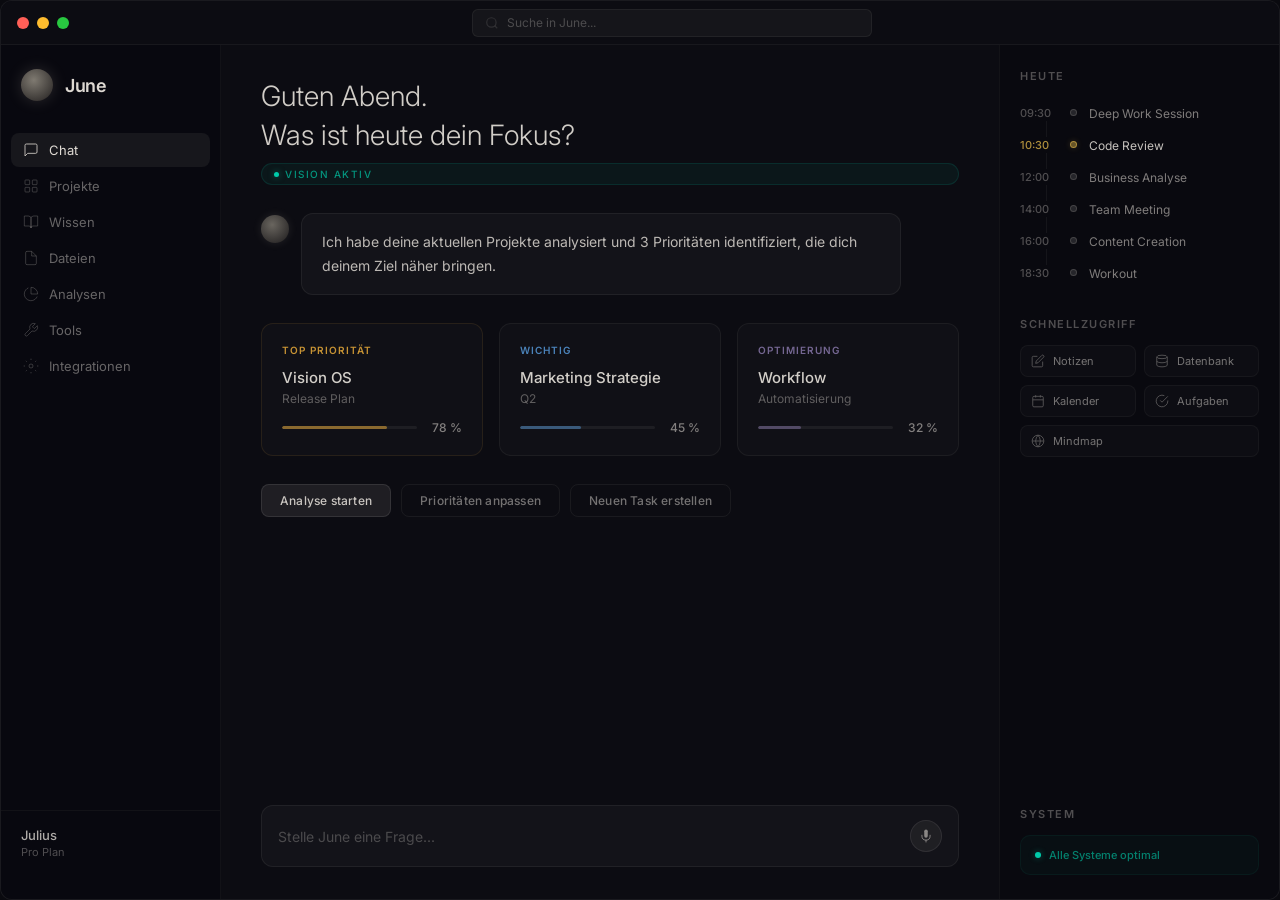
<file: frontend/june-pc.html>
<!DOCTYPE html>
<html lang="de">
<head>
    <meta charset="UTF-8">
    <meta name="viewport" content="width=device-width, initial-scale=1.0">
    <title>June — PC Interface</title>
    <style>
        @import url('https://fonts.googleapis.com/css2?family=Inter:wght@300;400;500;600&display=swap');

        * { margin: 0; padding: 0; box-sizing: border-box; }

        body {
            background: #0a0a0f;
            color: #e8e4dc;
            font-family: 'Inter', -apple-system, BlinkMacSystemFont, sans-serif;
            height: 100vh;
            overflow: hidden;
        }

        /* --- Window Chrome --- */
        .window-frame {
            height: 100vh;
            display: flex;
            flex-direction: column;
            border: 1px solid rgba(245, 240, 232, 0.06);
            border-radius: 12px;
            overflow: hidden;
            background: #0c0c12;
        }

        .title-bar {
            height: 44px;
            background: rgba(12, 12, 18, 0.95);
            border-bottom: 1px solid rgba(245, 240, 232, 0.05);
            display: flex;
            align-items: center;
            padding: 0 16px;
            gap: 12px;
            flex-shrink: 0;
            -webkit-app-region: drag;
        }

        .window-controls {
            display: flex;
            gap: 8px;
        }

        .window-controls span {
            width: 12px;
            height: 12px;
            border-radius: 50%;
            display: block;
        }

        .wc-close { background: #ff5f57; }
        .wc-minimize { background: #febc2e; }
        .wc-maximize { background: #28c840; }

        .title-bar .search-bar {
            flex: 1;
            max-width: 400px;
            margin: 0 auto;
            height: 28px;
            background: rgba(245, 240, 232, 0.04);
            border: 1px solid rgba(245, 240, 232, 0.06);
            border-radius: 6px;
            display: flex;
            align-items: center;
            padding: 0 12px;
            gap: 8px;
        }

        .search-bar svg {
            width: 14px;
            height: 14px;
            opacity: 0.3;
        }

        .search-bar input {
            flex: 1;
            background: none;
            border: none;
            outline: none;
            color: rgba(245, 240, 232, 0.5);
            font-size: 12px;
            font-family: inherit;
        }

        .search-bar input::placeholder { color: rgba(245, 240, 232, 0.25); }

        /* --- Main Layout --- */
        .main-layout {
            flex: 1;
            display: grid;
            grid-template-columns: 220px 1fr 280px;
            overflow: hidden;
        }

        /* --- Sidebar --- */
        .sidebar {
            background: rgba(8, 8, 14, 0.8);
            border-right: 1px solid rgba(245, 240, 232, 0.04);
            display: flex;
            flex-direction: column;
            padding: 24px 0;
        }

        .sidebar-logo {
            display: flex;
            align-items: center;
            gap: 12px;
            padding: 0 20px;
            margin-bottom: 32px;
        }

        .june-orb {
            width: 32px;
            height: 32px;
            border-radius: 50%;
            background: radial-gradient(circle at 40% 35%, rgba(245, 235, 210, 0.5), rgba(180, 160, 120, 0.15));
            box-shadow: 0 0 16px rgba(245, 235, 210, 0.15);
        }

        .sidebar-logo span {
            font-size: 18px;
            font-weight: 600;
            color: rgba(245, 240, 232, 0.9);
            letter-spacing: -0.3px;
        }

        .sidebar-nav {
            list-style: none;
            display: flex;
            flex-direction: column;
            gap: 2px;
            padding: 0 10px;
            flex: 1;
        }

        .sidebar-nav li {
            display: flex;
            align-items: center;
            gap: 10px;
            padding: 9px 12px;
            border-radius: 8px;
            font-size: 13px;
            font-weight: 400;
            color: rgba(245, 240, 232, 0.4);
            cursor: pointer;
            transition: all 0.2s ease;
        }

        .sidebar-nav li:hover {
            color: rgba(245, 240, 232, 0.7);
            background: rgba(245, 240, 232, 0.04);
        }

        .sidebar-nav li.active {
            color: rgba(245, 240, 232, 0.9);
            background: rgba(245, 240, 232, 0.06);
        }

        .sidebar-nav li svg {
            width: 16px;
            height: 16px;
            opacity: 0.5;
            flex-shrink: 0;
        }

        .sidebar-nav li.active svg { opacity: 0.8; }

        .sidebar-user {
            padding: 16px 20px;
            border-top: 1px solid rgba(245, 240, 232, 0.04);
            margin-top: auto;
        }

        .sidebar-user .user-name {
            font-size: 13px;
            font-weight: 500;
            color: rgba(245, 240, 232, 0.7);
        }

        .sidebar-user .user-plan {
            font-size: 11px;
            color: rgba(245, 240, 232, 0.3);
            margin-top: 2px;
        }

        /* --- Main Workspace --- */
        .workspace {
            display: flex;
            flex-direction: column;
            padding: 32px 40px;
            overflow-y: auto;
            scrollbar-width: thin;
            scrollbar-color: rgba(245, 240, 232, 0.08) transparent;
        }

        .workspace-header {
            margin-bottom: 8px;
        }

        .workspace-header h2 {
            font-size: 28px;
            font-weight: 300;
            color: rgba(245, 240, 232, 0.85);
            line-height: 1.4;
        }

        .vision-badge {
            display: inline-flex;
            align-items: center;
            gap: 6px;
            padding: 4px 12px;
            border-radius: 20px;
            background: rgba(0, 204, 170, 0.06);
            border: 1px solid rgba(0, 204, 170, 0.12);
            margin-bottom: 28px;
        }

        .vision-badge .dot {
            width: 5px;
            height: 5px;
            border-radius: 50%;
            background: #00ccaa;
            box-shadow: 0 0 6px rgba(0, 204, 170, 0.5);
            animation: blink 2s ease-in-out infinite;
        }

        @keyframes blink {
            0%, 100% { opacity: 1; }
            50% { opacity: 0.4; }
        }

        .vision-badge span {
            font-size: 10px;
            font-weight: 500;
            letter-spacing: 1.5px;
            text-transform: uppercase;
            color: rgba(0, 204, 170, 0.7);
        }

        /* Chat area */
        .chat-area {
            flex: 1;
            display: flex;
            flex-direction: column;
            gap: 24px;
        }

        .june-message {
            display: flex;
            gap: 12px;
            align-items: flex-start;
        }

        .june-avatar {
            width: 28px;
            height: 28px;
            border-radius: 50%;
            background: radial-gradient(circle at 40% 35%, rgba(245, 235, 210, 0.4), rgba(180, 160, 120, 0.1));
            box-shadow: 0 0 10px rgba(245, 235, 210, 0.1);
            flex-shrink: 0;
            margin-top: 2px;
        }

        .june-message .message-bubble {
            background: rgba(245, 240, 232, 0.03);
            border: 1px solid rgba(245, 240, 232, 0.06);
            border-radius: 12px;
            padding: 16px 20px;
            font-size: 14px;
            line-height: 1.7;
            color: rgba(245, 240, 232, 0.75);
            max-width: 600px;
        }

        /* Priority Cards */
        .priority-cards {
            display: grid;
            grid-template-columns: repeat(3, 1fr);
            gap: 16px;
            margin-top: 4px;
        }

        .priority-card {
            background: rgba(245, 240, 232, 0.02);
            border: 1px solid rgba(245, 240, 232, 0.05);
            border-radius: 12px;
            padding: 20px;
            transition: all 0.3s ease;
            cursor: pointer;
        }

        .priority-card:hover {
            background: rgba(245, 240, 232, 0.04);
            border-color: rgba(245, 240, 232, 0.08);
            transform: translateY(-2px);
        }

        .priority-card .card-tag {
            font-size: 10px;
            font-weight: 600;
            letter-spacing: 1px;
            text-transform: uppercase;
            margin-bottom: 12px;
        }

        .priority-card:nth-child(1) .card-tag { color: rgba(245, 180, 60, 0.8); }
        .priority-card:nth-child(2) .card-tag { color: rgba(100, 180, 255, 0.7); }
        .priority-card:nth-child(3) .card-tag { color: rgba(160, 140, 200, 0.7); }

        .priority-card:nth-child(1) { border-color: rgba(245, 180, 60, 0.1); }

        .priority-card .card-title {
            font-size: 15px;
            font-weight: 500;
            color: rgba(245, 240, 232, 0.85);
            margin-bottom: 4px;
        }

        .priority-card .card-subtitle {
            font-size: 12px;
            color: rgba(245, 240, 232, 0.35);
            margin-bottom: 14px;
        }

        .priority-card .card-progress {
            display: flex;
            align-items: center;
            gap: 10px;
        }

        .priority-card .progress-track {
            flex: 1;
            height: 3px;
            background: rgba(245, 240, 232, 0.06);
            border-radius: 2px;
            overflow: hidden;
        }

        .priority-card .progress-fill {
            height: 100%;
            border-radius: 2px;
            transition: width 0.8s ease;
        }

        .priority-card:nth-child(1) .progress-fill { background: rgba(245, 180, 60, 0.5); }
        .priority-card:nth-child(2) .progress-fill { background: rgba(100, 180, 255, 0.4); }
        .priority-card:nth-child(3) .progress-fill { background: rgba(160, 140, 200, 0.4); }

        .priority-card .progress-pct {
            font-size: 12px;
            font-weight: 500;
            color: rgba(245, 240, 232, 0.5);
            min-width: 35px;
            text-align: right;
        }

        /* Action Buttons */
        .action-buttons {
            display: flex;
            gap: 10px;
            margin-top: 4px;
        }

        .action-btn {
            padding: 8px 18px;
            border-radius: 8px;
            font-size: 12px;
            font-weight: 500;
            cursor: pointer;
            transition: all 0.2s ease;
            letter-spacing: 0.2px;
            font-family: inherit;
        }

        .action-btn.primary {
            background: rgba(245, 240, 232, 0.08);
            border: 1px solid rgba(245, 240, 232, 0.1);
            color: rgba(245, 240, 232, 0.8);
        }

        .action-btn.primary:hover {
            background: rgba(245, 240, 232, 0.12);
            color: rgba(245, 240, 232, 0.95);
        }

        .action-btn.secondary {
            background: transparent;
            border: 1px solid rgba(245, 240, 232, 0.06);
            color: rgba(245, 240, 232, 0.45);
        }

        .action-btn.secondary:hover {
            background: rgba(245, 240, 232, 0.04);
            color: rgba(245, 240, 232, 0.7);
        }

        /* Chat Input */
        .chat-input-wrapper {
            margin-top: auto;
            padding-top: 24px;
        }

        .chat-input {
            display: flex;
            align-items: center;
            background: rgba(245, 240, 232, 0.03);
            border: 1px solid rgba(245, 240, 232, 0.06);
            border-radius: 12px;
            padding: 14px 16px;
            gap: 12px;
            transition: border-color 0.2s ease;
        }

        .chat-input:focus-within {
            border-color: rgba(245, 240, 232, 0.12);
        }

        .chat-input input {
            flex: 1;
            background: none;
            border: none;
            outline: none;
            color: rgba(245, 240, 232, 0.85);
            font-size: 14px;
            font-family: inherit;
        }

        .chat-input input::placeholder {
            color: rgba(245, 240, 232, 0.25);
        }

        .mic-btn {
            width: 32px;
            height: 32px;
            border-radius: 50%;
            background: rgba(245, 240, 232, 0.05);
            border: 1px solid rgba(245, 240, 232, 0.08);
            display: flex;
            align-items: center;
            justify-content: center;
            cursor: pointer;
            transition: all 0.2s ease;
            flex-shrink: 0;
        }

        .mic-btn:hover {
            background: rgba(245, 240, 232, 0.1);
        }

        .mic-btn svg {
            width: 14px;
            height: 14px;
            fill: rgba(245, 240, 232, 0.5);
        }

        /* --- Right Rail --- */
        .right-rail {
            background: rgba(8, 8, 14, 0.6);
            border-left: 1px solid rgba(245, 240, 232, 0.04);
            padding: 24px 20px;
            display: flex;
            flex-direction: column;
            gap: 28px;
            overflow-y: auto;
            scrollbar-width: thin;
            scrollbar-color: rgba(245, 240, 232, 0.08) transparent;
        }

        .rail-section-title {
            font-size: 11px;
            font-weight: 600;
            letter-spacing: 1.5px;
            text-transform: uppercase;
            color: rgba(245, 240, 232, 0.3);
            margin-bottom: 14px;
        }

        /* Timeline */
        .timeline {
            display: flex;
            flex-direction: column;
            gap: 0;
        }

        .timeline-item {
            display: flex;
            gap: 12px;
            padding: 8px 0;
            position: relative;
        }

        .timeline-item::before {
            content: '';
            position: absolute;
            left: 26px;
            top: 24px;
            bottom: -8px;
            width: 1px;
            background: rgba(245, 240, 232, 0.05);
        }

        .timeline-item:last-child::before { display: none; }

        .timeline-time {
            font-size: 11px;
            font-weight: 500;
            color: rgba(245, 240, 232, 0.3);
            min-width: 38px;
            padding-top: 1px;
        }

        .timeline-dot {
            width: 7px;
            height: 7px;
            border-radius: 50%;
            background: rgba(245, 240, 232, 0.12);
            border: 1px solid rgba(245, 240, 232, 0.15);
            margin-top: 4px;
            flex-shrink: 0;
            z-index: 1;
        }

        .timeline-item.active .timeline-dot {
            background: rgba(245, 200, 80, 0.4);
            border-color: rgba(245, 200, 80, 0.5);
            box-shadow: 0 0 6px rgba(245, 200, 80, 0.2);
        }

        .timeline-item.active .timeline-time { color: rgba(245, 200, 80, 0.7); }

        .timeline-label {
            font-size: 12px;
            color: rgba(245, 240, 232, 0.5);
            padding-top: 1px;
        }

        .timeline-item.active .timeline-label { color: rgba(245, 240, 232, 0.8); }

        /* Quick Access */
        .quick-access {
            display: grid;
            grid-template-columns: 1fr 1fr;
            gap: 8px;
        }

        .quick-item {
            display: flex;
            align-items: center;
            gap: 8px;
            padding: 8px 10px;
            border-radius: 8px;
            background: rgba(245, 240, 232, 0.02);
            border: 1px solid rgba(245, 240, 232, 0.04);
            cursor: pointer;
            transition: all 0.2s ease;
        }

        .quick-item:hover {
            background: rgba(245, 240, 232, 0.05);
            border-color: rgba(245, 240, 232, 0.08);
        }

        .quick-item svg {
            width: 14px;
            height: 14px;
            opacity: 0.35;
        }

        .quick-item span {
            font-size: 11px;
            color: rgba(245, 240, 232, 0.45);
        }

        /* System Status */
        .system-status {
            display: flex;
            align-items: center;
            gap: 8px;
            padding: 12px 14px;
            border-radius: 10px;
            background: rgba(0, 204, 170, 0.03);
            border: 1px solid rgba(0, 204, 170, 0.06);
        }

        .system-status .status-dot {
            width: 6px;
            height: 6px;
            border-radius: 50%;
            background: #00ccaa;
            box-shadow: 0 0 6px rgba(0, 204, 170, 0.4);
        }

        .system-status span {
            font-size: 11px;
            color: rgba(0, 204, 170, 0.6);
            font-weight: 500;
        }
    </style>
</head>
<body>
    <div class="window-frame">
        <!-- Title Bar -->
        <div class="title-bar">
            <div class="window-controls">
                <span class="wc-close"></span>
                <span class="wc-minimize"></span>
                <span class="wc-maximize"></span>
            </div>
            <div class="search-bar">
                <svg viewBox="0 0 24 24" fill="none" stroke="rgba(245,240,232,0.4)" stroke-width="2"><circle cx="11" cy="11" r="8"/><path d="m21 21-4.3-4.3"/></svg>
                <input type="text" placeholder="Suche in June...">
            </div>
        </div>

        <div class="main-layout">
            <!-- Sidebar -->
            <div class="sidebar">
                <div class="sidebar-logo">
                    <div class="june-orb"></div>
                    <span>June</span>
                </div>

                <ul class="sidebar-nav">
                    <li class="active">
                        <svg viewBox="0 0 24 24" fill="none" stroke="currentColor" stroke-width="1.5"><path d="M21 15a2 2 0 0 1-2 2H7l-4 4V5a2 2 0 0 1 2-2h14a2 2 0 0 1 2 2z"/></svg>
                        Chat
                    </li>
                    <li>
                        <svg viewBox="0 0 24 24" fill="none" stroke="currentColor" stroke-width="1.5"><rect x="3" y="3" width="7" height="7" rx="1"/><rect x="14" y="3" width="7" height="7" rx="1"/><rect x="3" y="14" width="7" height="7" rx="1"/><rect x="14" y="14" width="7" height="7" rx="1"/></svg>
                        Projekte
                    </li>
                    <li>
                        <svg viewBox="0 0 24 24" fill="none" stroke="currentColor" stroke-width="1.5"><path d="M2 3h6a4 4 0 0 1 4 4v14a3 3 0 0 0-3-3H2z"/><path d="M22 3h-6a4 4 0 0 0-4 4v14a3 3 0 0 1 3-3h7z"/></svg>
                        Wissen
                    </li>
                    <li>
                        <svg viewBox="0 0 24 24" fill="none" stroke="currentColor" stroke-width="1.5"><path d="M13 2H6a2 2 0 0 0-2 2v16a2 2 0 0 0 2 2h12a2 2 0 0 0 2-2V9z"/><polyline points="13 2 13 9 20 9"/></svg>
                        Dateien
                    </li>
                    <li>
                        <svg viewBox="0 0 24 24" fill="none" stroke="currentColor" stroke-width="1.5"><path d="M21.21 15.89A10 10 0 1 1 8 2.83"/><path d="M22 12A10 10 0 0 0 12 2v10z"/></svg>
                        Analysen
                    </li>
                    <li>
                        <svg viewBox="0 0 24 24" fill="none" stroke="currentColor" stroke-width="1.5"><path d="M14.7 6.3a1 1 0 0 0 0 1.4l1.6 1.6a1 1 0 0 0 1.4 0l3.77-3.77a6 6 0 0 1-7.94 7.94l-6.91 6.91a2.12 2.12 0 0 1-3-3l6.91-6.91a6 6 0 0 1 7.94-7.94l-3.76 3.76z"/></svg>
                        Tools
                    </li>
                    <li>
                        <svg viewBox="0 0 24 24" fill="none" stroke="currentColor" stroke-width="1.5"><circle cx="12" cy="12" r="3"/><path d="M12 1v2M12 21v2M4.22 4.22l1.42 1.42M18.36 18.36l1.42 1.42M1 12h2M21 12h2M4.22 19.78l1.42-1.42M18.36 5.64l1.42-1.42"/></svg>
                        Integrationen
                    </li>
                </ul>

                <div class="sidebar-user">
                    <div class="user-name">Julius</div>
                    <div class="user-plan">Pro Plan</div>
                </div>
            </div>

            <!-- Main Workspace -->
            <div class="workspace">
                <div class="workspace-header">
                    <h2 id="wsGreeting">Guten Abend.<br>Was ist heute dein Fokus?</h2>
                </div>
                <div class="vision-badge">
                    <div class="dot"></div>
                    <span>Vision aktiv</span>
                </div>

                <div class="chat-area">
                    <div class="june-message">
                        <div class="june-avatar"></div>
                        <div class="message-bubble">
                            Ich habe deine aktuellen Projekte analysiert und 3 Prioritäten identifiziert, die dich deinem Ziel näher bringen.
                        </div>
                    </div>

                    <div class="priority-cards">
                        <div class="priority-card">
                            <div class="card-tag">Top Priorität</div>
                            <div class="card-title">Vision OS</div>
                            <div class="card-subtitle">Release Plan</div>
                            <div class="card-progress">
                                <div class="progress-track"><div class="progress-fill" style="width: 78%"></div></div>
                                <div class="progress-pct">78 %</div>
                            </div>
                        </div>
                        <div class="priority-card">
                            <div class="card-tag">Wichtig</div>
                            <div class="card-title">Marketing Strategie</div>
                            <div class="card-subtitle">Q2</div>
                            <div class="card-progress">
                                <div class="progress-track"><div class="progress-fill" style="width: 45%"></div></div>
                                <div class="progress-pct">45 %</div>
                            </div>
                        </div>
                        <div class="priority-card">
                            <div class="card-tag">Optimierung</div>
                            <div class="card-title">Workflow</div>
                            <div class="card-subtitle">Automatisierung</div>
                            <div class="card-progress">
                                <div class="progress-track"><div class="progress-fill" style="width: 32%"></div></div>
                                <div class="progress-pct">32 %</div>
                            </div>
                        </div>
                    </div>

                    <div class="action-buttons">
                        <button class="action-btn primary">Analyse starten</button>
                        <button class="action-btn secondary">Prioritäten anpassen</button>
                        <button class="action-btn secondary">Neuen Task erstellen</button>
                    </div>
                </div>

                <div class="chat-input-wrapper">
                    <div class="chat-input">
                        <input type="text" placeholder="Stelle June eine Frage...">
                        <button class="mic-btn">
                            <svg viewBox="0 0 24 24"><path d="M12 1a3 3 0 0 0-3 3v8a3 3 0 0 0 6 0V4a3 3 0 0 0-3-3z"/><path d="M19 10v2a7 7 0 0 1-14 0v-2" fill="none" stroke="rgba(245,240,232,0.5)" stroke-width="1.5"/><line x1="12" y1="19" x2="12" y2="23" stroke="rgba(245,240,232,0.5)" stroke-width="1.5"/></svg>
                        </button>
                    </div>
                </div>
            </div>

            <!-- Right Rail -->
            <div class="right-rail">
                <div>
                    <div class="rail-section-title">Heute</div>
                    <div class="timeline">
                        <div class="timeline-item">
                            <div class="timeline-time">09:30</div>
                            <div class="timeline-dot"></div>
                            <div class="timeline-label">Deep Work Session</div>
                        </div>
                        <div class="timeline-item active">
                            <div class="timeline-time">10:30</div>
                            <div class="timeline-dot"></div>
                            <div class="timeline-label">Code Review</div>
                        </div>
                        <div class="timeline-item">
                            <div class="timeline-time">12:00</div>
                            <div class="timeline-dot"></div>
                            <div class="timeline-label">Business Analyse</div>
                        </div>
                        <div class="timeline-item">
                            <div class="timeline-time">14:00</div>
                            <div class="timeline-dot"></div>
                            <div class="timeline-label">Team Meeting</div>
                        </div>
                        <div class="timeline-item">
                            <div class="timeline-time">16:00</div>
                            <div class="timeline-dot"></div>
                            <div class="timeline-label">Content Creation</div>
                        </div>
                        <div class="timeline-item">
                            <div class="timeline-time">18:30</div>
                            <div class="timeline-dot"></div>
                            <div class="timeline-label">Workout</div>
                        </div>
                    </div>
                </div>

                <div>
                    <div class="rail-section-title">Schnellzugriff</div>
                    <div class="quick-access">
                        <div class="quick-item">
                            <svg viewBox="0 0 24 24" fill="none" stroke="currentColor" stroke-width="1.5"><path d="M11 4H4a2 2 0 0 0-2 2v14a2 2 0 0 0 2 2h14a2 2 0 0 0 2-2v-7"/><path d="M18.5 2.5a2.121 2.121 0 0 1 3 3L12 15l-4 1 1-4 9.5-9.5z"/></svg>
                            <span>Notizen</span>
                        </div>
                        <div class="quick-item">
                            <svg viewBox="0 0 24 24" fill="none" stroke="currentColor" stroke-width="1.5"><ellipse cx="12" cy="5" rx="9" ry="3"/><path d="M21 12c0 1.66-4 3-9 3s-9-1.34-9-3"/><path d="M3 5v14c0 1.66 4 3 9 3s9-1.34 9-3V5"/></svg>
                            <span>Datenbank</span>
                        </div>
                        <div class="quick-item">
                            <svg viewBox="0 0 24 24" fill="none" stroke="currentColor" stroke-width="1.5"><rect x="3" y="4" width="18" height="18" rx="2" ry="2"/><line x1="16" y1="2" x2="16" y2="6"/><line x1="8" y1="2" x2="8" y2="6"/><line x1="3" y1="10" x2="21" y2="10"/></svg>
                            <span>Kalender</span>
                        </div>
                        <div class="quick-item">
                            <svg viewBox="0 0 24 24" fill="none" stroke="currentColor" stroke-width="1.5"><path d="M22 11.08V12a10 10 0 1 1-5.93-9.14"/><polyline points="22 4 12 14.01 9 11.01"/></svg>
                            <span>Aufgaben</span>
                        </div>
                        <div class="quick-item" style="grid-column: 1 / -1;">
                            <svg viewBox="0 0 24 24" fill="none" stroke="currentColor" stroke-width="1.5"><circle cx="12" cy="12" r="10"/><line x1="2" y1="12" x2="22" y2="12"/><path d="M12 2a15.3 15.3 0 0 1 4 10 15.3 15.3 0 0 1-4 10 15.3 15.3 0 0 1-4-10 15.3 15.3 0 0 1 4-10z"/></svg>
                            <span>Mindmap</span>
                        </div>
                    </div>
                </div>

                <div style="margin-top: auto;">
                    <div class="rail-section-title">System</div>
                    <div class="system-status">
                        <div class="status-dot"></div>
                        <span>Alle Systeme optimal</span>
                    </div>
                </div>
            </div>
        </div>
    </div>

    <script>
        (function() {
            const h = new Date().getHours();
            let greet = 'Guten Abend.';
            if (h >= 5 && h < 12) greet = 'Guten Morgen.';
            else if (h >= 12 && h < 18) greet = 'Guten Tag.';
            document.getElementById('wsGreeting').innerHTML =
                greet + '<br>Was ist heute dein Fokus?';
        })();
    </script>
</body>
</html>
</file>
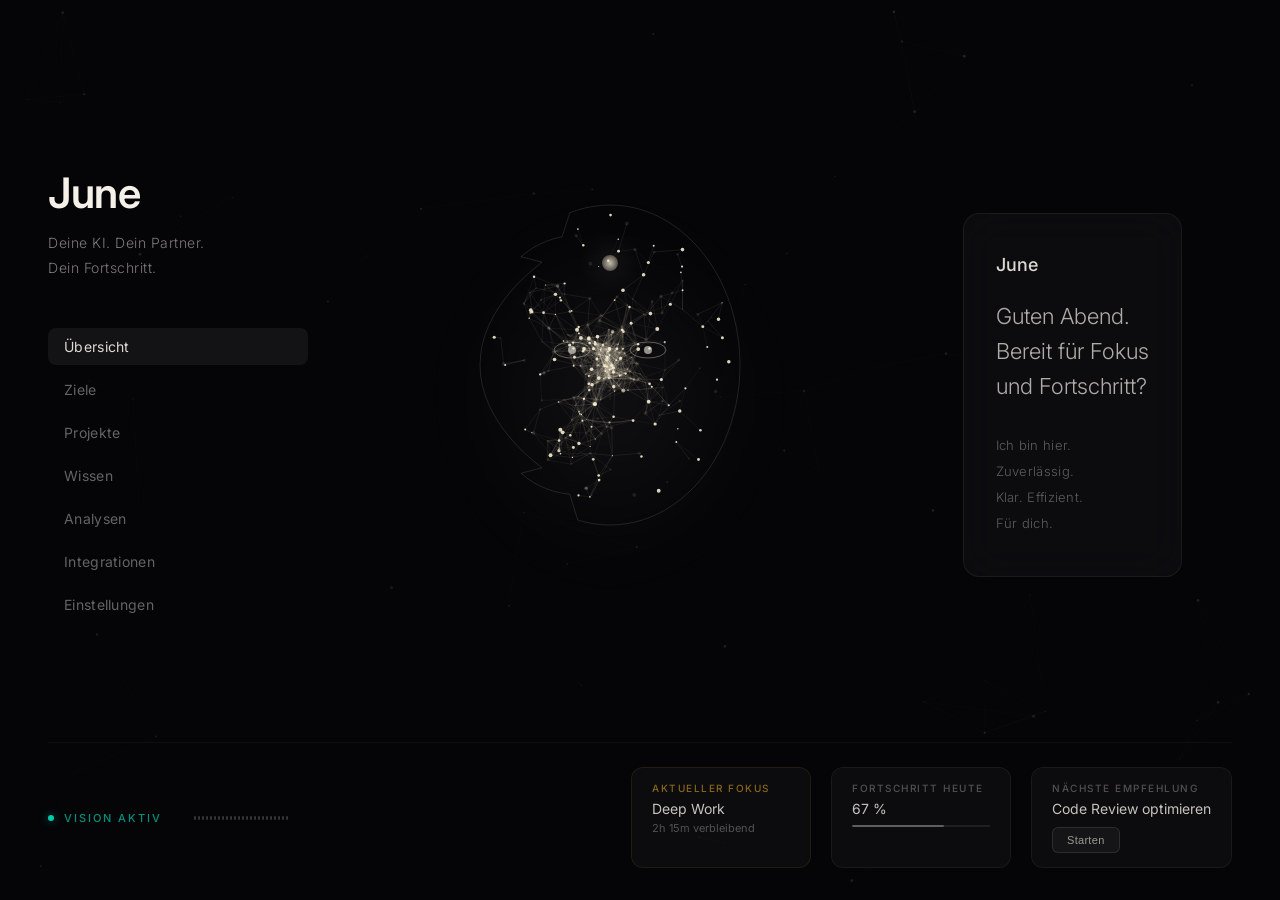
<file: frontend/june-tv.html>
<!DOCTYPE html>
<html lang="de">
<head>
    <meta charset="UTF-8">
    <meta name="viewport" content="width=device-width, initial-scale=1.0">
    <title>June — TV Interface</title>
    <style>
        @import url('https://fonts.googleapis.com/css2?family=Inter:wght@300;400;500;600&display=swap');

        * { margin: 0; padding: 0; box-sizing: border-box; }

        body {
            background: #050508;
            color: #e8e4dc;
            font-family: 'Inter', -apple-system, BlinkMacSystemFont, sans-serif;
            height: 100vh;
            overflow: hidden;
            position: relative;
        }

        /* --- Background Network --- */
        .bg-network {
            position: fixed;
            inset: 0;
            z-index: 0;
            overflow: hidden;
        }

        .bg-network canvas {
            width: 100%;
            height: 100%;
        }

        /* --- Main Grid --- */
        .tv-layout {
            position: relative;
            z-index: 1;
            display: grid;
            grid-template-columns: 260px 1fr 320px;
            grid-template-rows: 1fr auto;
            height: 100vh;
            padding: 48px 48px 32px;
            gap: 0 40px;
        }

        /* --- Left Panel --- */
        .left-panel {
            display: flex;
            flex-direction: column;
            justify-content: center;
            gap: 48px;
        }

        .june-title h1 {
            font-size: 42px;
            font-weight: 600;
            letter-spacing: -0.5px;
            color: #f5f0e8;
            margin-bottom: 12px;
        }

        .june-title .tagline {
            font-size: 14px;
            font-weight: 300;
            line-height: 1.8;
            color: rgba(245, 240, 232, 0.5);
            letter-spacing: 0.5px;
        }

        .nav-list {
            list-style: none;
            display: flex;
            flex-direction: column;
            gap: 6px;
        }

        .nav-list li {
            padding: 10px 16px;
            border-radius: 8px;
            font-size: 14px;
            font-weight: 400;
            color: rgba(245, 240, 232, 0.4);
            cursor: pointer;
            transition: all 0.3s ease;
            letter-spacing: 0.3px;
        }

        .nav-list li:hover {
            color: rgba(245, 240, 232, 0.7);
            background: rgba(245, 240, 232, 0.04);
        }

        .nav-list li.active {
            color: rgba(245, 240, 232, 0.9);
            background: rgba(245, 240, 232, 0.06);
        }

        /* --- Center: June Head --- */
        .center-panel {
            display: flex;
            align-items: center;
            justify-content: center;
            position: relative;
        }

        .june-head-container {
            position: relative;
            width: 420px;
            height: 500px;
        }

        .june-head-svg {
            width: 100%;
            height: 100%;
        }

        .head-glow {
            position: absolute;
            top: 50%;
            left: 50%;
            transform: translate(-50%, -50%);
            width: 300px;
            height: 350px;
            background: radial-gradient(ellipse, rgba(245, 235, 210, 0.06) 0%, transparent 70%);
            filter: blur(40px);
            animation: head-breathe 4s ease-in-out infinite;
        }

        .forehead-orb {
            position: absolute;
            top: 22%;
            left: 50%;
            transform: translateX(-50%);
            width: 16px;
            height: 16px;
            border-radius: 50%;
            background: radial-gradient(circle, rgba(245, 235, 210, 0.8), rgba(245, 235, 210, 0.1));
            box-shadow: 0 0 30px rgba(245, 235, 210, 0.3), 0 0 60px rgba(245, 235, 210, 0.1);
            animation: orb-pulse 3s ease-in-out infinite;
        }

        @keyframes head-breathe {
            0%, 100% { opacity: 1; }
            50% { opacity: 0.7; }
        }

        @keyframes orb-pulse {
            0%, 100% { opacity: 1; transform: translateX(-50%) scale(1); }
            50% { opacity: 0.6; transform: translateX(-50%) scale(0.9); }
        }

        /* --- Right Dialog Card --- */
        .right-panel {
            display: flex;
            align-items: center;
            justify-content: center;
        }

        .dialog-card {
            background: rgba(245, 240, 232, 0.03);
            border: 1px solid rgba(245, 240, 232, 0.06);
            border-radius: 16px;
            padding: 40px 32px;
            max-width: 280px;
            backdrop-filter: blur(20px);
        }

        .dialog-card .card-name {
            font-size: 18px;
            font-weight: 500;
            color: rgba(245, 240, 232, 0.9);
            margin-bottom: 24px;
        }

        .dialog-card .greeting {
            font-size: 22px;
            font-weight: 300;
            line-height: 1.6;
            color: rgba(245, 240, 232, 0.7);
            margin-bottom: 28px;
        }

        .dialog-card .presence {
            font-size: 13px;
            font-weight: 300;
            line-height: 2;
            color: rgba(245, 240, 232, 0.35);
            letter-spacing: 0.3px;
        }

        /* --- Bottom Bar --- */
        .bottom-bar {
            grid-column: 1 / -1;
            display: flex;
            align-items: center;
            gap: 32px;
            padding-top: 24px;
            border-top: 1px solid rgba(245, 240, 232, 0.04);
        }

        .vision-badge {
            display: flex;
            align-items: center;
            gap: 10px;
            flex-shrink: 0;
        }

        .vision-dot {
            width: 6px;
            height: 6px;
            border-radius: 50%;
            background: #00ccaa;
            box-shadow: 0 0 8px rgba(0, 204, 170, 0.5);
            animation: vision-blink 2s ease-in-out infinite;
        }

        @keyframes vision-blink {
            0%, 100% { opacity: 1; }
            50% { opacity: 0.4; }
        }

        .vision-badge span {
            font-size: 11px;
            font-weight: 500;
            letter-spacing: 2px;
            text-transform: uppercase;
            color: rgba(0, 204, 170, 0.7);
        }

        /* Waveform */
        .waveform {
            display: flex;
            align-items: center;
            gap: 2px;
            height: 24px;
            flex-shrink: 0;
        }

        .waveform .bar {
            width: 2px;
            background: rgba(245, 240, 232, 0.2);
            border-radius: 1px;
            animation: wave 1.2s ease-in-out infinite;
        }

        @keyframes wave {
            0%, 100% { height: 4px; }
            50% { height: 18px; }
        }

        /* Status Cards */
        .status-cards {
            display: flex;
            gap: 20px;
            margin-left: auto;
        }

        .status-card {
            background: rgba(245, 240, 232, 0.03);
            border: 1px solid rgba(245, 240, 232, 0.05);
            border-radius: 12px;
            padding: 14px 20px;
            min-width: 180px;
        }

        .status-card .card-label {
            font-size: 10px;
            font-weight: 500;
            letter-spacing: 1.5px;
            text-transform: uppercase;
            color: rgba(245, 240, 232, 0.3);
            margin-bottom: 6px;
        }

        .status-card .card-value {
            font-size: 14px;
            font-weight: 400;
            color: rgba(245, 240, 232, 0.8);
        }

        .status-card .card-meta {
            font-size: 11px;
            color: rgba(245, 240, 232, 0.3);
            margin-top: 4px;
        }

        .status-card.focus .card-label { color: rgba(218, 165, 32, 0.6); }
        .status-card.focus { border-color: rgba(218, 165, 32, 0.1); }

        .status-card .progress-bar {
            height: 2px;
            background: rgba(245, 240, 232, 0.08);
            border-radius: 1px;
            margin-top: 8px;
            overflow: hidden;
        }

        .status-card .progress-bar .fill {
            height: 100%;
            border-radius: 1px;
            background: rgba(245, 240, 232, 0.3);
            transition: width 1s ease;
        }

        .recommendation-btn {
            margin-top: 10px;
            padding: 6px 14px;
            border: 1px solid rgba(245, 240, 232, 0.1);
            border-radius: 6px;
            background: rgba(245, 240, 232, 0.04);
            color: rgba(245, 240, 232, 0.6);
            font-size: 11px;
            font-weight: 500;
            cursor: pointer;
            transition: all 0.3s ease;
            letter-spacing: 0.3px;
        }

        .recommendation-btn:hover {
            background: rgba(245, 240, 232, 0.08);
            color: rgba(245, 240, 232, 0.9);
        }
    </style>
</head>
<body>
    <div class="bg-network">
        <canvas id="networkCanvas"></canvas>
    </div>

    <div class="tv-layout">
        <!-- Left Panel -->
        <div class="left-panel">
            <div class="june-title">
                <h1>June</h1>
                <div class="tagline">
                    Deine KI. Dein Partner.<br>
                    Dein Fortschritt.
                </div>
            </div>
            <ul class="nav-list">
                <li class="active">Übersicht</li>
                <li>Ziele</li>
                <li>Projekte</li>
                <li>Wissen</li>
                <li>Analysen</li>
                <li>Integrationen</li>
                <li>Einstellungen</li>
            </ul>
        </div>

        <!-- Center: June Head -->
        <div class="center-panel">
            <div class="june-head-container">
                <div class="head-glow"></div>
                <svg class="june-head-svg" viewBox="0 0 420 500" id="juneHead"></svg>
                <div class="forehead-orb"></div>
            </div>
        </div>

        <!-- Right Dialog Card -->
        <div class="right-panel">
            <div class="dialog-card">
                <div class="card-name">June</div>
                <div class="greeting" id="greeting">
                    Guten Abend.<br>
                    Bereit für Fokus<br>
                    und Fortschritt?
                </div>
                <div class="presence">
                    Ich bin hier.<br>
                    Zuverlässig.<br>
                    Klar. Effizient.<br>
                    Für dich.
                </div>
            </div>
        </div>

        <!-- Bottom Bar -->
        <div class="bottom-bar">
            <div class="vision-badge">
                <div class="vision-dot"></div>
                <span>Vision aktiv</span>
            </div>

            <div class="waveform" id="waveform"></div>

            <div class="status-cards">
                <div class="status-card focus">
                    <div class="card-label">Aktueller Fokus</div>
                    <div class="card-value">Deep Work</div>
                    <div class="card-meta">2h 15m verbleibend</div>
                </div>
                <div class="status-card">
                    <div class="card-label">Fortschritt heute</div>
                    <div class="card-value">67 %</div>
                    <div class="progress-bar"><div class="fill" style="width: 67%"></div></div>
                </div>
                <div class="status-card">
                    <div class="card-label">Nächste Empfehlung</div>
                    <div class="card-value">Code Review optimieren</div>
                    <button class="recommendation-btn">Starten</button>
                </div>
            </div>
        </div>
    </div>

    <script>
        // --- Time-based greeting ---
        (function() {
            const h = new Date().getHours();
            let greet = 'Guten Abend.';
            if (h >= 5 && h < 12) greet = 'Guten Morgen.';
            else if (h >= 12 && h < 18) greet = 'Guten Tag.';
            document.getElementById('greeting').innerHTML =
                greet + '<br>Bereit für Fokus<br>und Fortschritt?';
        })();

        // --- Waveform bars ---
        (function() {
            const wf = document.getElementById('waveform');
            for (let i = 0; i < 24; i++) {
                const bar = document.createElement('div');
                bar.className = 'bar';
                bar.style.animationDelay = (i * 0.08) + 's';
                bar.style.height = '4px';
                wf.appendChild(bar);
            }
        })();

        // --- Background network canvas ---
        (function() {
            const canvas = document.getElementById('networkCanvas');
            const ctx = canvas.getContext('2d');
            let w, h, points = [];

            function resize() {
                w = canvas.width = window.innerWidth;
                h = canvas.height = window.innerHeight;
            }

            function initPoints() {
                points = [];
                const count = Math.floor((w * h) / 18000);
                for (let i = 0; i < count; i++) {
                    points.push({
                        x: Math.random() * w,
                        y: Math.random() * h,
                        vx: (Math.random() - 0.5) * 0.15,
                        vy: (Math.random() - 0.5) * 0.15,
                        r: Math.random() * 1.2 + 0.3,
                    });
                }
            }

            function draw() {
                ctx.clearRect(0, 0, w, h);

                for (const p of points) {
                    p.x += p.vx;
                    p.y += p.vy;
                    if (p.x < 0 || p.x > w) p.vx *= -1;
                    if (p.y < 0 || p.y > h) p.vy *= -1;
                }

                ctx.strokeStyle = 'rgba(245, 240, 232, 0.03)';
                ctx.lineWidth = 0.5;
                for (let i = 0; i < points.length; i++) {
                    for (let j = i + 1; j < points.length; j++) {
                        const dx = points[i].x - points[j].x;
                        const dy = points[i].y - points[j].y;
                        const dist = dx * dx + dy * dy;
                        if (dist < 14000) {
                            ctx.beginPath();
                            ctx.moveTo(points[i].x, points[i].y);
                            ctx.lineTo(points[j].x, points[j].y);
                            ctx.stroke();
                        }
                    }
                }

                for (const p of points) {
                    ctx.beginPath();
                    ctx.arc(p.x, p.y, p.r, 0, Math.PI * 2);
                    ctx.fillStyle = `rgba(245, 240, 232, ${0.08 + Math.random() * 0.04})`;
                    ctx.fill();
                }

                requestAnimationFrame(draw);
            }

            resize();
            initPoints();
            draw();
            window.addEventListener('resize', () => { resize(); initPoints(); });
        })();

        // --- June Head SVG ---
        (function() {
            const svg = document.getElementById('juneHead');
            const ns = 'http://www.w3.org/2000/svg';
            const cx = 210, cy = 220;

            // Head outline points (elliptical with jaw)
            function headShape(angle) {
                const a = 130, b = 160;
                const jawFactor = angle > Math.PI * 0.6 && angle < Math.PI * 1.4
                    ? 0.85 + 0.15 * Math.sin((angle - Math.PI * 0.6) / (Math.PI * 0.8) * Math.PI)
                    : 1;
                const chinNarrow = angle > Math.PI * 0.75 && angle < Math.PI * 1.25
                    ? 0.7 + 0.3 * Math.abs(Math.cos((angle - Math.PI) * 2))
                    : 1;
                return {
                    x: cx + Math.cos(angle) * a * chinNarrow,
                    y: cy + Math.sin(angle) * b * jawFactor
                };
            }

            // Generate dot cloud in head shape
            const dots = [];
            const dotCount = 280;
            for (let i = 0; i < dotCount; i++) {
                const angle = Math.random() * Math.PI * 2;
                const radius = Math.random();
                const p = headShape(angle);
                const dx = (p.x - cx) * radius * 0.9;
                const dy = (p.y - cy) * radius * 0.9;
                const x = cx + dx + (Math.random() - 0.5) * 20;
                const y = cy + dy + (Math.random() - 0.5) * 20;

                if (Math.sqrt((x - cx) ** 2 + ((y - cy) / 1.2) ** 2) < 140) {
                    dots.push({ x, y });
                    const circle = document.createElementNS(ns, 'circle');
                    circle.setAttribute('cx', x);
                    circle.setAttribute('cy', y);
                    circle.setAttribute('r', Math.random() * 1.5 + 0.5);
                    circle.setAttribute('fill', `rgba(245, 235, 210, ${0.3 + Math.random() * 0.4})`);
                    svg.appendChild(circle);
                }
            }

            // Network lines between close dots
            for (let i = 0; i < dots.length; i++) {
                for (let j = i + 1; j < dots.length; j++) {
                    const dx = dots[i].x - dots[j].x;
                    const dy = dots[i].y - dots[j].y;
                    const dist = Math.sqrt(dx * dx + dy * dy);
                    if (dist < 30 && Math.random() < 0.4) {
                        const line = document.createElementNS(ns, 'line');
                        line.setAttribute('x1', dots[i].x);
                        line.setAttribute('y1', dots[i].y);
                        line.setAttribute('x2', dots[j].x);
                        line.setAttribute('y2', dots[j].y);
                        line.setAttribute('stroke', `rgba(245, 235, 210, ${0.08 + Math.random() * 0.1})`);
                        line.setAttribute('stroke-width', '0.5');
                        svg.appendChild(line);
                    }
                }
            }

            // Head outline
            const outline = document.createElementNS(ns, 'path');
            let d = '';
            for (let i = 0; i <= 100; i++) {
                const angle = (i / 100) * Math.PI * 2 - Math.PI / 2;
                const p = headShape(angle);
                d += (i === 0 ? 'M' : 'L') + p.x.toFixed(1) + ',' + p.y.toFixed(1);
            }
            d += 'Z';
            outline.setAttribute('d', d);
            outline.setAttribute('fill', 'none');
            outline.setAttribute('stroke', 'rgba(245, 235, 210, 0.12)');
            outline.setAttribute('stroke-width', '1');
            svg.appendChild(outline);

            // Eyes
            function drawEye(ex, ey) {
                const eyeOuter = document.createElementNS(ns, 'ellipse');
                eyeOuter.setAttribute('cx', ex);
                eyeOuter.setAttribute('cy', ey);
                eyeOuter.setAttribute('rx', '18');
                eyeOuter.setAttribute('ry', '8');
                eyeOuter.setAttribute('fill', 'none');
                eyeOuter.setAttribute('stroke', 'rgba(245, 240, 220, 0.35)');
                eyeOuter.setAttribute('stroke-width', '1');
                svg.appendChild(eyeOuter);

                const iris = document.createElementNS(ns, 'circle');
                iris.setAttribute('cx', ex);
                iris.setAttribute('cy', ey);
                iris.setAttribute('r', '4');
                iris.setAttribute('fill', 'rgba(245, 240, 220, 0.6)');
                svg.appendChild(iris);

                const glint = document.createElementNS(ns, 'circle');
                glint.setAttribute('cx', ex + 1.5);
                glint.setAttribute('cy', ey - 1.5);
                glint.setAttribute('r', '1.2');
                glint.setAttribute('fill', 'rgba(255, 255, 255, 0.8)');
                svg.appendChild(glint);
            }

            drawEye(cx - 38, cy - 15);
            drawEye(cx + 38, cy - 15);

            // Nose line
            const nose = document.createElementNS(ns, 'line');
            nose.setAttribute('x1', cx);
            nose.setAttribute('y1', cy + 10);
            nose.setAttribute('x2', cx);
            nose.setAttribute('y2', cy + 35);
            nose.setAttribute('stroke', 'rgba(245, 235, 210, 0.12)');
            nose.setAttribute('stroke-width', '0.8');
            svg.appendChild(nose);

            // Mouth
            const mouth = document.createElementNS(ns, 'path');
            mouth.setAttribute('d', `M${cx - 22} ${cy + 55} Q${cx} ${cy + 60} ${cx + 22} ${cy + 55}`);
            mouth.setAttribute('fill', 'none');
            mouth.setAttribute('stroke', 'rgba(245, 235, 210, 0.2)');
            mouth.setAttribute('stroke-width', '1');
            svg.appendChild(mouth);

            // Subtle breathing animation for dots
            const allCircles = svg.querySelectorAll('circle');
            let phase = 0;
            function animateDots() {
                phase += 0.008;
                allCircles.forEach((c, i) => {
                    if (i < dots.length) {
                        const offset = Math.sin(phase + i * 0.1) * 0.15;
                        const baseOpacity = parseFloat(c.getAttribute('fill').match(/[\d.]+(?=\))/)[0]);
                        const newOpacity = Math.max(0.1, Math.min(0.9, baseOpacity + offset));
                        const rgba = c.getAttribute('fill').replace(/[\d.]+\)$/, newOpacity.toFixed(2) + ')');
                        c.setAttribute('fill', rgba);
                    }
                });
                requestAnimationFrame(animateDots);
            }
            animateDots();
        })();
    </script>
</body>
</html>
</file>
